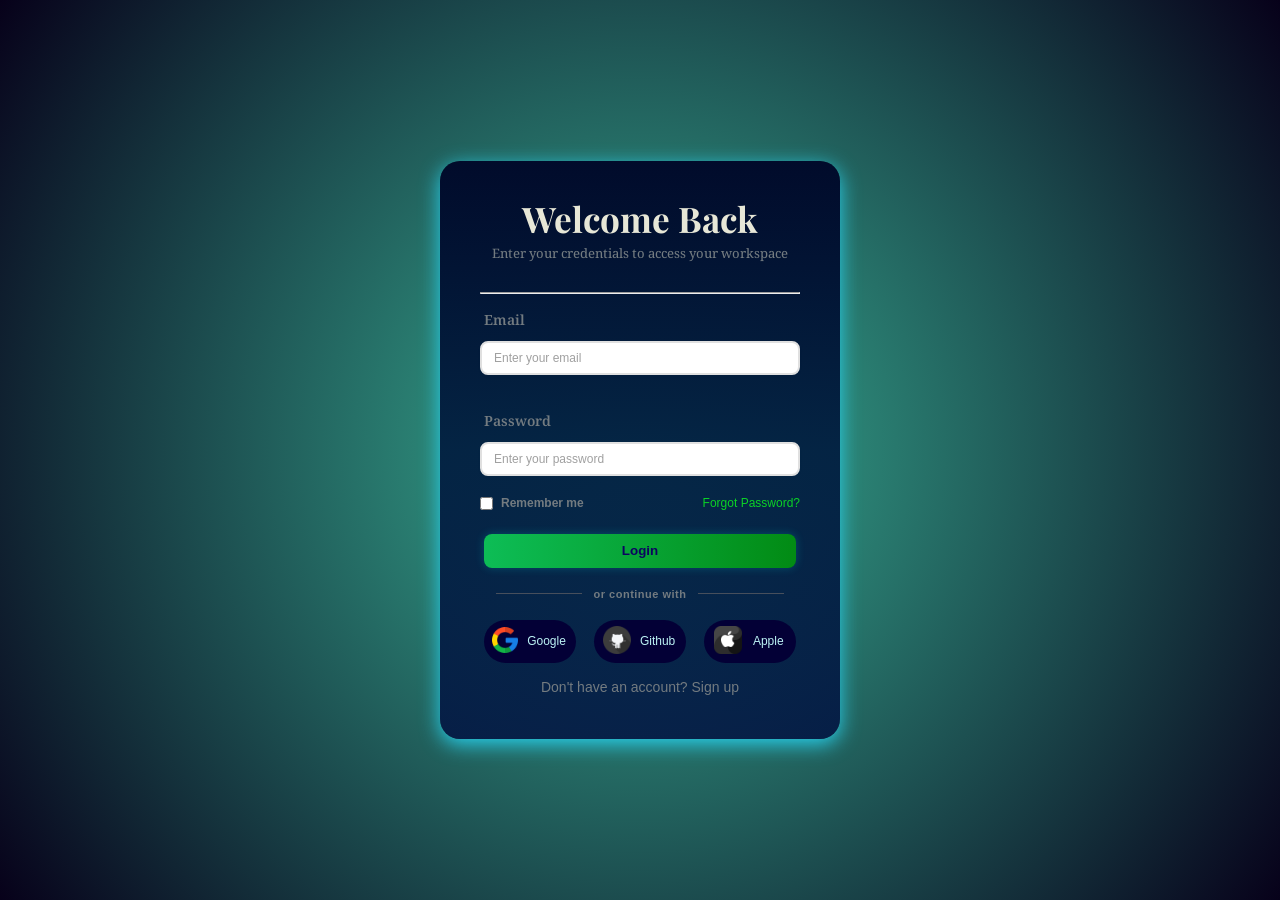
<file: index.html>
<!DOCTYPE html>
<html lang="en">

<head>
    <meta charset="UTF-8">
    <meta name="viewport" content="width=device-width, initial-scale=1.0">
    <title>client-Login</title>
    <link rel="stylesheet" href="style.css">
    <!-- <link rel="stylesheet" href="home.css"> -->
</head>

<body>
    <!-- <header class="nav-header">
        <nav class="main-nav-bar">
            <a href="#" class="home-page">Home</a>
            <a href="#" class="About-us">About us</a>
            <a href="#" class="sign-up">Sign up</a>
        </nav>
    </header> -->


    <main class="container">

        <section class="login-card">

            <div class="logo">
                <h1>Welcome Back</h1>
                <p>Enter your credentials to access your workspace</p>
            </div>
            <hr>


            <form>

                <div class="input-group">
                    <label for="email">Email</label>
                    <input type="email" id="email" class="form-input" placeholder="Enter your email" required>
                </div>

                <div class="input-group">
                    <label for="password">Password</label>
                    <input type="password" id="password" class="form-input" placeholder="Enter your password" required>
                </div>

                <div class="options">

                    <label class="remember">
                        <input type="checkbox">
                        Remember me
                    </label>

                    <a href="#" class="reset-pass">Forgot Password?</a>

                </div>

                <button type="submit" class="s-btn">
                    Login
                </button>

            </form>

            <div class="divider">
                <span>or continue with</span>
            </div>

            <div class="other-options">
                <button class="google-option"><span class="google-icon">
                        <img src="/images/google.png" alt="google-icon" width="26rem" height="26rem">
                    </span>Google</button>
                <button class="github-option"><span class="github-icon">
                        <img src="/images/social.png" alt="github-icon" width="28rem" height="28rem">
                    </span>Github</button>
                <button class="apple-option"><span class="apple-icon">
                        <img src="/images/apple.png" alt="apple-icon" width="28rem" height="28rem"></span>Apple</button>
            </div>

            <p class="signup">
                Don't have an account?
                <a href="home.html">Sign up</a>
            </p>

        </section>

    </main>


    <!-- hi this is new file  -->
</body>

</html>
</file>
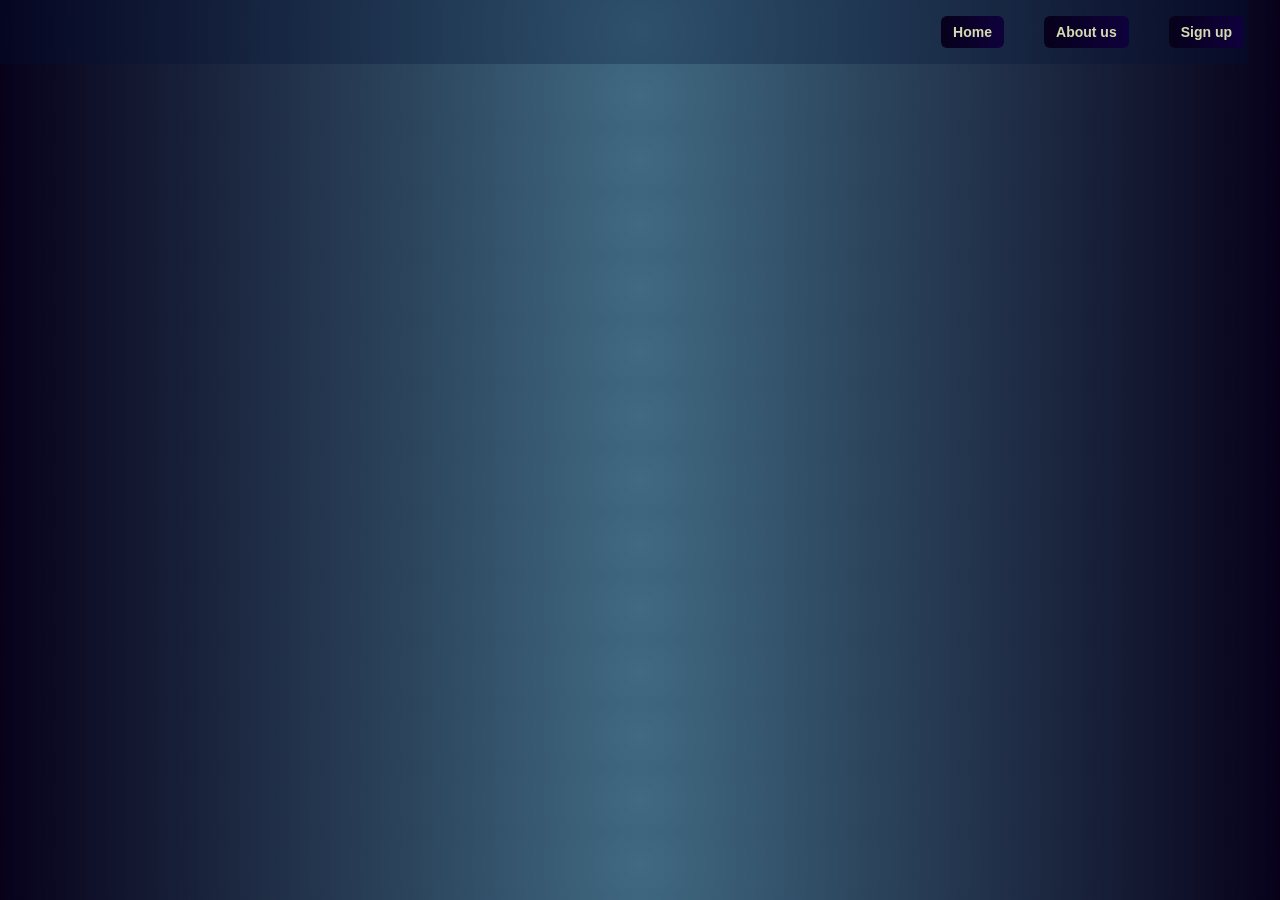
<file: Home.html>
<!DOCTYPE html>
<html lang="en">
<head>
    <meta charset="UTF-8">
    <meta name="viewport" content="width=device-width, initial-scale=1.0">
    <title>Cyclone-detector</title>
    <link rel="stylesheet" href="home.css">
</head>
<body>
    <header class="nav-header">
        <nav class="main-nav-bar">
            <a href="#" class="home-page">Home</a>
            <a href="#" class="About-us">About us</a>
            <a href="#" class="sign-up">Sign up</a>
        </nav>
    </header>
    
</body>
</html>
</file>
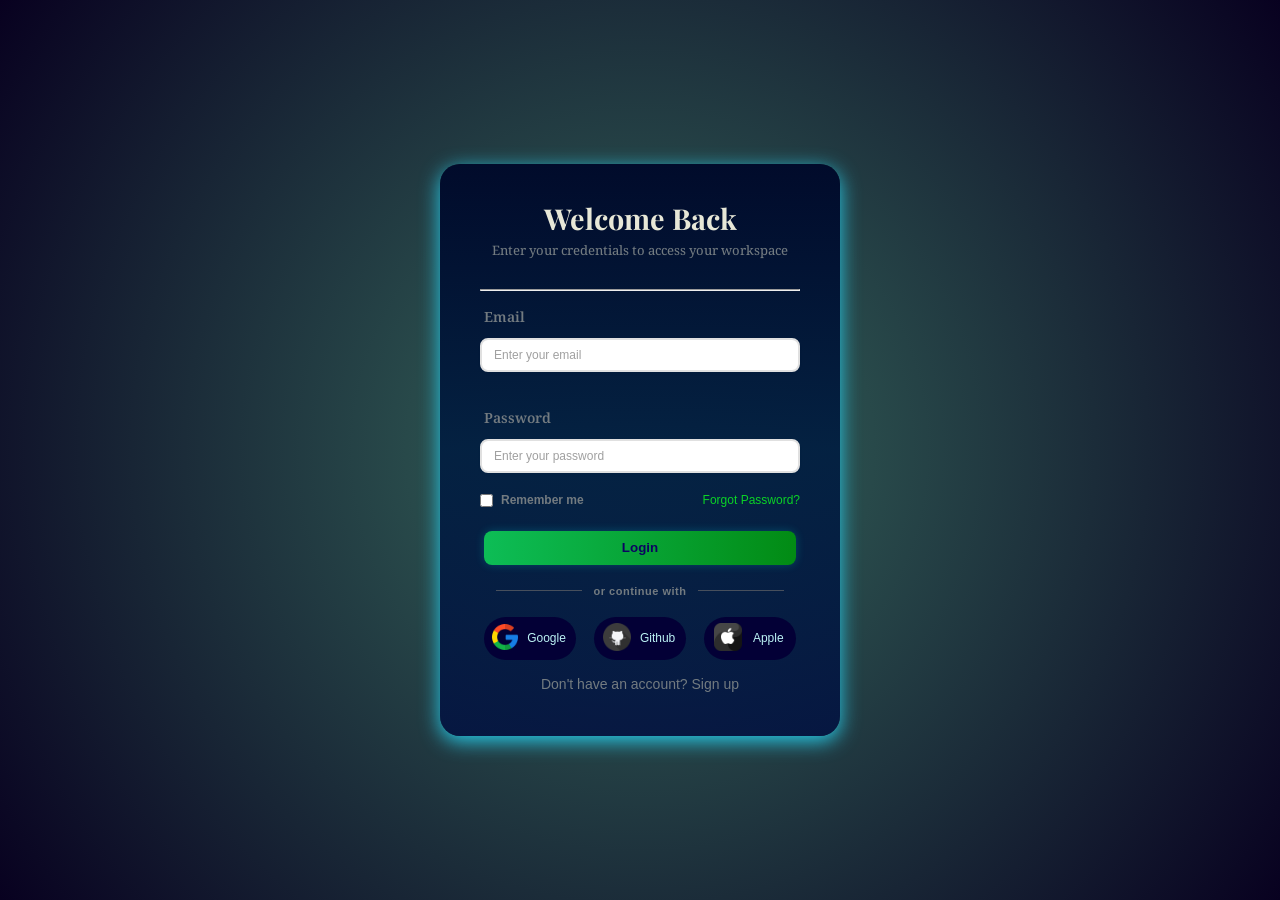
<file: html/login.html>
<!DOCTYPE html>
<html lang="en">

<head>
    <meta charset="UTF-8">
    <meta name="viewport" content="width=device-width, initial-scale=1.0">
    <title>client-Login</title>
    <link rel="stylesheet" href="/css/login.css">
    <!-- <link rel="stylesheet" href="home.css"> -->
</head>

<body>
    <!-- <header class="nav-header">
        <nav class="main-nav-bar">
            <a href="#" class="home-page">Home</a>
            <a href="#" class="About-us">About us</a>
            <a href="#" class="sign-up">Sign up</a>
        </nav>
    </header> -->


    <main class="container">

        <section class="login-card">

            <div class="logo">
                <h1>Welcome Back</h1>
                <p>Enter your credentials to access your workspace</p>
            </div>
            <hr>


            <form>

                <div class="input-group">
                    <label for="email">Email</label>
                    <input type="email" id="email" class="form-input" placeholder="Enter your email" required>
                </div>

                <div class="input-group">
                    <label for="password">Password</label>
                    <input type="password" id="password" class="form-input" placeholder="Enter your password" required>
                </div>

                <div class="options">

                    <label class="remember">
                        <input type="checkbox">
                        Remember me
                    </label>

                    <a href="#" class="reset-pass">Forgot Password?</a>

                </div>

                <button type="submit" class="s-btn">
                    Login
                </button>

            </form>

            <div class="divider">
                <span>or continue with</span>
            </div>

            <div class="other-options">
                <button class="google-option"><span class="google-icon">
                        <img src="/images/google.png" alt="google-icon" width="26rem" height="26rem">
                    </span>Google</button>
                <button class="github-option"><span class="github-icon">
                        <img src="/images/social.png" alt="github-icon" width="28rem" height="28rem">
                    </span>Github</button>
                <button class="apple-option"><span class="apple-icon">
                        <img src="/images/apple.png" alt="apple-icon" width="28rem" height="28rem"></span>Apple</button>
            </div>

            <p class="signup">
                Don't have an account?
                <a href="sign-up.html">Sign up</a>
            </p>

        </section>

    </main>


    <!-- hi this is new file  -->
</body>

</html>
</file>
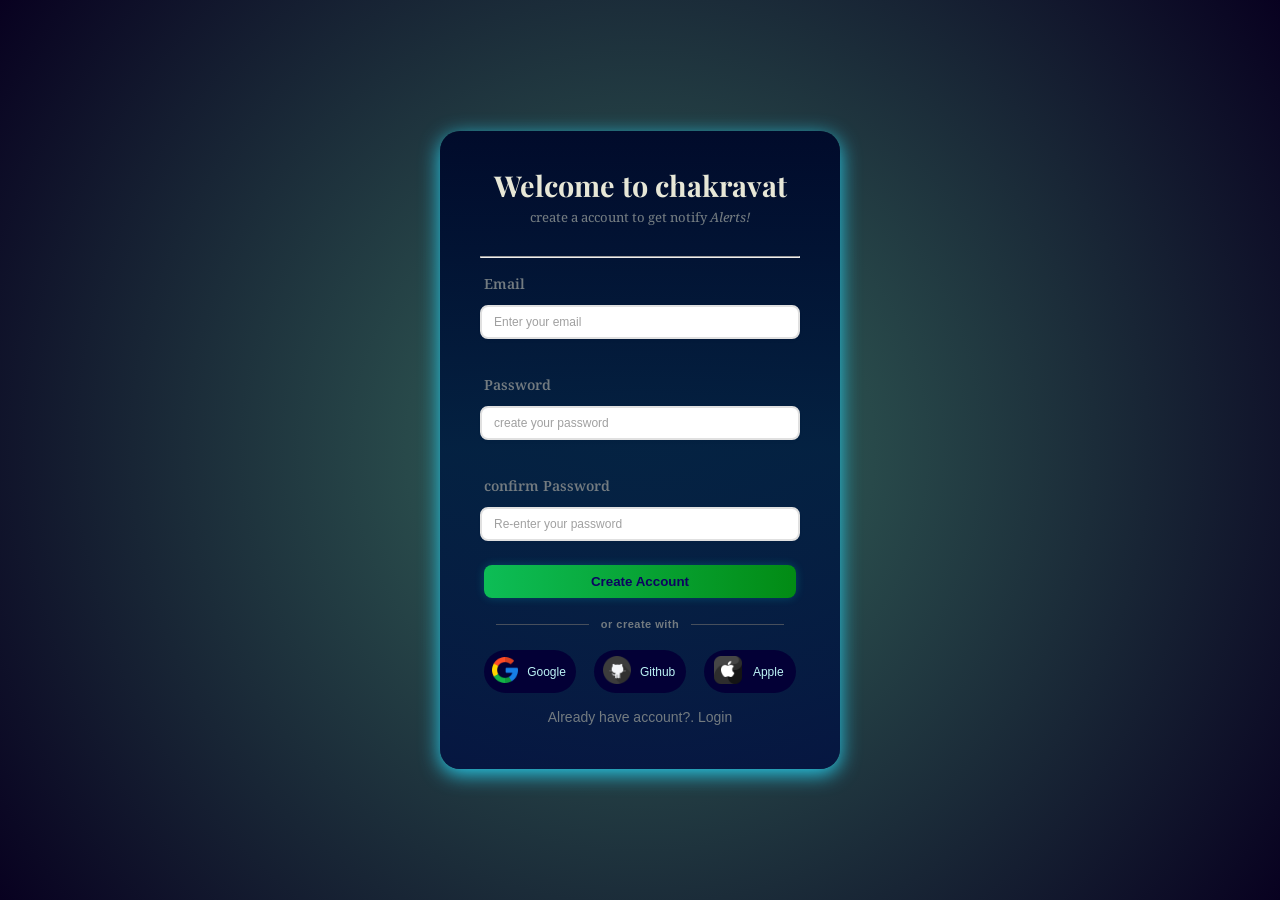
<file: html/sign-up.html>
<!DOCTYPE html>
<html lang="en">

<head>
    <meta charset="UTF-8">
    <meta name="viewport" content="width=device-width, initial-scale=1.0">
    <title>client-Login</title>
    <link rel="stylesheet" href="/css/login.css">
    <!-- <link rel="stylesheet" href="home.css"> -->
</head>

<body>
    <!-- <header class="nav-header">
        <nav class="main-nav-bar">
            <a href="#" class="home-page">Home</a>
            <a href="#" class="About-us">About us</a>
            <a href="#" class="sign-up">Sign up</a>
        </nav>
    </header> -->


    <main class="container">

        <section class="login-card">

            <div class="logo">
                <h1>Welcome to chakravat</h1>
                <p>create a account to get notify <em>Alerts!</em></p>
            </div>
            <hr>


            <form>

                <div class="input-group">
                    <label for="email">Email</label>
                    <input type="email" id="email" class="form-input" placeholder="Enter your email" required>
                </div>

                <div class="input-group">
                    <label for="password">Password</label>
                    <input type="password" id="password" class="form-input" placeholder="create your password" required>
                </div>
                 <div class="input-group">
                    <label for="con-password">confirm Password</label>
                    <input type="password" id="con-password" class="form-input" placeholder="Re-enter your password" required>
                </div>
                
<!-- 
                <div class="options">

                    <label class="remember">
                        <input type="checkbox">
                        Remember me
                    </label>

                    <a href="#" class="reset-pass">Forgot Password?</a>

                </div> -->

                <button type="submit" class="s-btn">
                    Create Account
                </button>

            </form>

            <div class="divider">
                <span>or create with</span>
            </div>

            <div class="other-options">
                <button class="google-option"><span class="google-icon">
                        <img src="/images/google.png" alt="google-icon" width="26rem" height="26rem">
                    </span>Google</button>
                <button class="github-option"><span class="github-icon">
                        <img src="/images/social.png" alt="github-icon" width="28rem" height="28rem">
                    </span>Github</button>
                <button class="apple-option"><span class="apple-icon">
                        <img src="/images/apple.png" alt="apple-icon" width="28rem" height="28rem"></span>Apple</button>
            </div>

            <p class="signup">
                Already have account?.
                <a href="login.html">Login</a>
            </p>

        </section>

    </main>


    <!-- hi this is new file  -->
</body>

</html>
</file>
<file: style.css>
@import url('https://fonts.googleapis.com/css2?family=Caacupe+One&family=Noto+Serif:ital,wght@0,100..900;1,100..900&family=Playfair+Display:ital,wght@0,400..900;1,400..900&display=swap');

* {
    margin: 0;
    padding: 0;
    color: rgb(115, 123, 128);

}

*,
::after,
::before {
    box-sizing: border-box;
}

body {
    font-family: Arial, Helvetica, sans-serif;
    min-height: 100vh;
    background: radial-gradient(circle, #059e7acb, #07011a);

}

.nav-header {
    position: fixed;
    top: 0;
    left: 0;
    width: 100%;
    z-index: -1000;

}

.main-nav-bar {
    display: flex;
    gap: 2rem;
    justify-content: flex-end;
    background-color: #02123549;
    padding: 12px 0 12px 0;
    align-items: center;
    margin-right: 2rem;
    flex: 1;


}

.main-nav-bar a {
    text-decoration: none;
    color: #d5dbb1;
    padding: 8px 12px 8px 12px;
    margin: 4px;
    font-size: 14px;
    font-weight: 600;
    background: linear-gradient(to right, #07011a, #0f013d);
    border-radius: 6px;

}


.container {
    font-size: 14px;

    min-height: 100vh;

    display: flex;
    justify-content: center;
    align-items: center;
    /* background-color: #05149e; */


    padding: 20px;
}


.login-card {

    width: 100%;
    max-width: 400px;

    background: linear-gradient(to bottom, #010b2b, #021f41f3, #000f41d0);

    padding: 40px;

    border-radius: 20px;

    box-shadow: 0 5px 20px rgba(40, 221, 253, 0.897);
    transition: all 0.2s ease-in-out;

}

.login-card:hover {
    transform: translateY(-1px);
    box-shadow: 0 10px 35px rgba(40, 221, 253, 0.897);
}

.logo {
    text-align: center;
    margin-bottom: 30px;
}

.logo h1 {
    color: rgb(231, 231, 215);
    font-size: 2.2rem;
    font-family: "Playfair Display", serif;
    font-optical-sizing: auto;
    /* font-weight: <weight>; */
    font-style: normal;
    line-height: 1;
    margin-bottom: 8px;
}

.logo p {
    /* color:#666; */
    font-size: 13px;
    /* margin-top: 8px; */
    color: rgb(115, 123, 128);
    font-weight: 450;
    font-family: "Noto Serif", serif;
    font-optical-sizing: auto;
}

form {
    display: flex;
    flex-direction: column;
    gap: 20px;
}

.input-group label {
    font-family: "Noto Serif", serif;
    font-optical-sizing: auto;
    font-size: 14px;
    font-weight: 600;
    display: block;
    padding: 12px 0 8px 0;
    margin: 4px;

}



.form-input {
    width: 100%;
    max-width: 400px;

    padding: 8px 12px;
    font-size: 12px;
    font-family: inherit;
    color: #333333;
    background-color: #ffffff;
    border: 2px solid #e0e0e0;
    border-radius: 8px;
    outline: none;

    transition: all 0.3s ease;

    box-shadow: 0 2px 4px rgba(0, 0, 0, 0.02);

    cursor: pointer;


}

#email:focus {
    border-color: #00f3ff;
    background-color: #040120;
    color: #fff;
    box-shadow: 0 0 8px #00f3ff, 0 0 15px rgba(0, 243, 255, 0.5);
}

#password:focus {
    border-color: #00f3ff;
    background-color: #040120;
    color: #fff;
    box-shadow: 0 0 8px #00f3ff, 0 0 15px rgba(0, 243, 255, 0.5);
}

.form-input:valid {
    border-color: #00ff2a;

    box-shadow: 0 0 8px #12b30c, 0 0 15px rgba(55, 252, 6, 0.5);

}

/* #email:invalid{
    border-color: #ee2020;

    box-shadow: 0 0 8px #ce1f1f, 0 0 15px rgba(230, 3, 41, 0.5);
} */

.form-input::placeholder {
    color: #a0a0a0;
    opacity: 1;

}

.options {
    font-size: 14px;
    font-weight: 600;
    display: flex;
    justify-content: space-between;
}

.remember {
    display: flex;
    gap: 8px;
    align-items: center;
    font-size: 12px;
    font-weight: 700;

}

input[type="checkbox"] {
    accent-color: rgb(100, 241, 6);
}

.options a {
    text-decoration: none;
    font-weight: 500;
    font-size: 12px;
    color: #0bd326;

}

.s-btn {
    display: inline-flex;
    align-items: center;
    justify-content: center;
    padding: 10px;
    margin: 4px;
    color: #0c0361;
    font-weight: 600;
    line-height: 1;
    background: linear-gradient(to right, #0dbd56, #028b14);
    border-radius: 8px;
    border: none;
    cursor: pointer;
    user-select: none;
    transition: all 0.3s ease-in-out;
    box-shadow: 0 0 10px rgba(0, 243, 255, 0.2);

}

.s-btn:hover {

    transform: translateY(-1px);
    background: linear-gradient(to right, #2d7a4d, #06bb1e);




    color: #111;
    box-shadow: 0 0 10px #00f3ff, 0 0 20px rgba(0, 243, 255, 0.5);

}

.divider {
    display: flex;
    align-items: center;
    text-align: center;
    color: #4b5563;

    font-size: 11px;
    font-weight: 600;
    letter-spacing: 0.5px;
    margin: 16px;
}

.divider::before,
.divider::after {
    content: '';
    flex: 1;
    border-bottom: 1px solid #474f5c;

}

.divider:not(:empty)::before {
    margin-right: 12px;
}

.divider:not(:empty)::after {
    margin-left: 12px;
}

.google-btn {

    display: block;


}

hr.glow {
    border: none;
    height: 3px;
    background-color: #37a58f;
    box-shadow: 0 0 10px #029b1b;
}

.other-options {
    display: flex;
    gap: 0.6rem;
    flex-wrap: wrap;


}

.other-options button span {
    padding-right: 0.4rem;

}

.other-options button {
    flex: 1;

    display: flex;
    /* gap: 12px; */
    align-items: center;
    justify-content: space-evenly;
    /* text-align: center; */
    padding: 6px 8px 6px 6px;
    margin: 4px;

    border: none;
    font-size: 12px;
    font-weight: 400;
    background: #030036;
    color: #bcf2f5;
    border-color: #022c2e;

    border-radius: 25px;
    transition: all 0.2s ease-in-out;

}

.other-options button:hover {
    /* border-color: #06a7af; */
    box-shadow: 0 0 10px #00f3ff, 0 0 20px rgba(0, 243, 255, 0.5);
    color: white;

    cursor: pointer;
    transform: translateY(-1px);
    background: #06033fc0;


}

.signup {

    text-align: center;
    padding-top: 8px;
    margin: 4px;

}

.signup a {
    text-decoration: none;
}

.signup a:hover {
    color: #00f3ff;


}
</file>
<file: home.css>
*{
    margin: 0;
    padding: 0px;

}
*, ::after,::before{
    box-sizing: border-box;
}
body{
    font-family: Arial, Helvetica, sans-serif;
   background: radial-gradient(circle, #023a5ac0, #07011a);

}
.main-nav-bar{
    display: flex;
    gap: 2rem;
    justify-content: flex-end;
    background-color: #02123549;
    padding: 12px 0 12px 0;
    align-items: center;
    margin-right: 2rem;
    flex: 1;
    
}
.main-nav-bar a{
    text-decoration: none;
    color: #d5dbb1;
    padding: 8px 12px 8px 12px;
    margin: 4px;
    font-size: 14px;
    font-weight: 600;
    background: linear-gradient(to right, #07011a,#0f013d);
    border-radius: 6px;

}
</file>
<file: css/login.css>
@import url('https://fonts.googleapis.com/css2?family=Caacupe+One&family=Noto+Serif:ital,wght@0,100..900;1,100..900&family=Playfair+Display:ital,wght@0,400..900;1,400..900&display=swap');

* {
    margin: 0;
    padding: 0;
    color: rgb(115, 123, 128);

}

*,
::after,
::before {
    box-sizing: border-box;
}

body {
    font-family: Arial, Helvetica, sans-serif;
    min-height: 100vh;
    background: radial-gradient(circle, #024132cb, #080120);
   /* background: linear-gradient(
        120deg,
        #021644,
        #011929
    ); */

}

/* .nav-header {
    position: fixed;
    top: 0;
    left: 0;
    width: 100%;
    z-index: -1000;

}

.main-nav-bar {
    display: flex;
    gap: 2rem;
    justify-content: flex-end;
    background-color: #02123549;
    padding: 12px 0 12px 0;
    align-items: center;
    margin-right: 2rem;
    flex: 1;


}

.main-nav-bar a {
    text-decoration: none;
    color: #d5dbb1;
    padding: 8px 12px 8px 12px;
    margin: 4px;
    font-size: 14px;
    font-weight: 600;
    background: linear-gradient(to right, #07011a, #0f013d);
    border-radius: 6px;

} */


.container {
    font-size: 14px;

    min-height: 100vh;

    display: flex;
    justify-content: center;
    align-items: center;
    /* background-color: #05149e; */


    padding: 20px;
}


.login-card {

    width: 100%;
    max-width: 400px;

    background: linear-gradient(to bottom, #010b2b, #021f41f3, #000f41d0);

    padding: 40px;

    border-radius: 20px;

    box-shadow: 0 5px 20px rgba(40, 221, 253, 0.897);
    transition: all 0.2s ease-in-out;

}

.login-card:hover {
    transform: translateY(-1px);
    box-shadow: 0 10px 35px rgba(40, 221, 253, 0.897);
}

.logo {
    text-align: center;
    margin-bottom: 30px;
}

.logo h1 {
    color: rgb(231, 231, 215);
    font-size: 1.8rem;
    font-family: "Playfair Display", serif;
    font-optical-sizing: auto;
    /* font-weight: <weight>; */
    font-style: normal;
    line-height: 1;
    margin-bottom: 8px;
}

.logo p {
    /* color:#666; */
    font-size: 13px;
    /* margin-top: 8px; */
    color: rgb(115, 123, 128);
    font-weight: 450;
    font-family: "Noto Serif", serif;
    font-optical-sizing: auto;
}

form {
    display: flex;
    flex-direction: column;
    gap: 20px;
}

.input-group label {
    font-family: "Noto Serif", serif;
    font-optical-sizing: auto;
    font-size: 14px;
    font-weight: 600;
    display: block;
    padding: 12px 0 8px 0;
    margin: 4px;

}



.form-input {
    width: 100%;
    max-width: 400px;

    padding: 8px 12px;
    font-size: 12px;
    font-family: inherit;
    color: #333333;
    background-color: #ffffff;
    border: 2px solid #e0e0e0;
    border-radius: 8px;
    outline: none;

    transition: all 0.3s ease;

    box-shadow: 0 2px 4px rgba(0, 0, 0, 0.02);

    cursor: pointer;


}

#email:focus {
    border-color: #00f3ff;
    background-color: #040120;
    color: #fff;
    box-shadow: 0 0 8px #00f3ff, 0 0 15px rgba(0, 243, 255, 0.5);
}

#password:focus {
    border-color: #00f3ff;
    background-color: #040120;
    color: #fff;
    box-shadow: 0 0 8px #00f3ff, 0 0 15px rgba(0, 243, 255, 0.5);
}

.form-input:valid {
    border-color: #00ff2a;

    box-shadow: 0 0 8px #12b30c, 0 0 15px rgba(55, 252, 6, 0.5);

}

/* #email:invalid{
    border-color: #ee2020;

    box-shadow: 0 0 8px #ce1f1f, 0 0 15px rgba(230, 3, 41, 0.5);
} */

.form-input::placeholder {
    color: #a0a0a0;
    opacity: 1;

}

.options {
    font-size: 14px;
    font-weight: 600;
    display: flex;
    justify-content: space-between;
}

.remember {
    display: flex;
    gap: 8px;
    align-items: center;
    font-size: 12px;
    font-weight: 700;

}

input[type="checkbox"] {
    accent-color: rgb(100, 241, 6);
}

.options a {
    text-decoration: none;
    font-weight: 500;
    font-size: 12px;
    color: #0bd326;

}

.s-btn {
    display: inline-flex;
    align-items: center;
    justify-content: center;
    padding: 10px;
    margin: 4px;
    color: #0c0361;
    font-weight: 600;
    line-height: 1;
    background: linear-gradient(to right, #0dbd56, #028b14);
    border-radius: 8px;
    border: none;
    cursor: pointer;
    user-select: none;
    transition: all 0.3s ease-in-out;
    box-shadow: 0 0 10px rgba(0, 243, 255, 0.2);

}

.s-btn:hover {

    transform: translateY(-1px);
    background: linear-gradient(to right, #2d7a4d, #06bb1e);




    color: #111;
    box-shadow: 0 0 10px #00f3ff, 0 0 20px rgba(0, 243, 255, 0.5);

}

.divider {
    display: flex;
    align-items: center;
    text-align: center;
    color: #4b5563;

    font-size: 11px;
    font-weight: 600;
    letter-spacing: 0.5px;
    margin: 16px;
}

.divider::before,
.divider::after {
    content: '';
    flex: 1;
    border-bottom: 1px solid #474f5c;

}

.divider:not(:empty)::before {
    margin-right: 12px;
}

.divider:not(:empty)::after {
    margin-left: 12px;
}

.google-btn {

    display: block;


}

hr.glow {
    border: none;
    height: 3px;
    background-color: #37a58f;
    box-shadow: 0 0 10px #029b1b;
}

.other-options {
    display: flex;
    gap: 0.6rem;
    flex-wrap: wrap;


}

.other-options button span {
    padding-right: 0.4rem;

}

.other-options button {
    flex: 1;

    display: flex;
    /* gap: 12px; */
    align-items: center;
    justify-content: space-evenly;
    /* text-align: center; */
    padding: 6px 8px 6px 6px;
    margin: 4px;

    border: none;
    font-size: 12px;
    font-weight: 400;
    background: #030036;
    color: #bcf2f5;
    border-color: #022c2e;

    border-radius: 25px;
    transition: all 0.2s ease-in-out;

}

.other-options button:hover {
    /* border-color: #06a7af; */
    box-shadow: 0 0 10px #00f3ff, 0 0 20px rgba(0, 243, 255, 0.5);
    color: white;

    cursor: pointer;
    transform: translateY(-1px);
    background: #06033fc0;


}

.signup {

    text-align: center;
    padding-top: 8px;
    margin: 4px;

}

.signup a {
    text-decoration: none;
}

.signup a:hover {
    color: #00f3ff;


}
</file>
